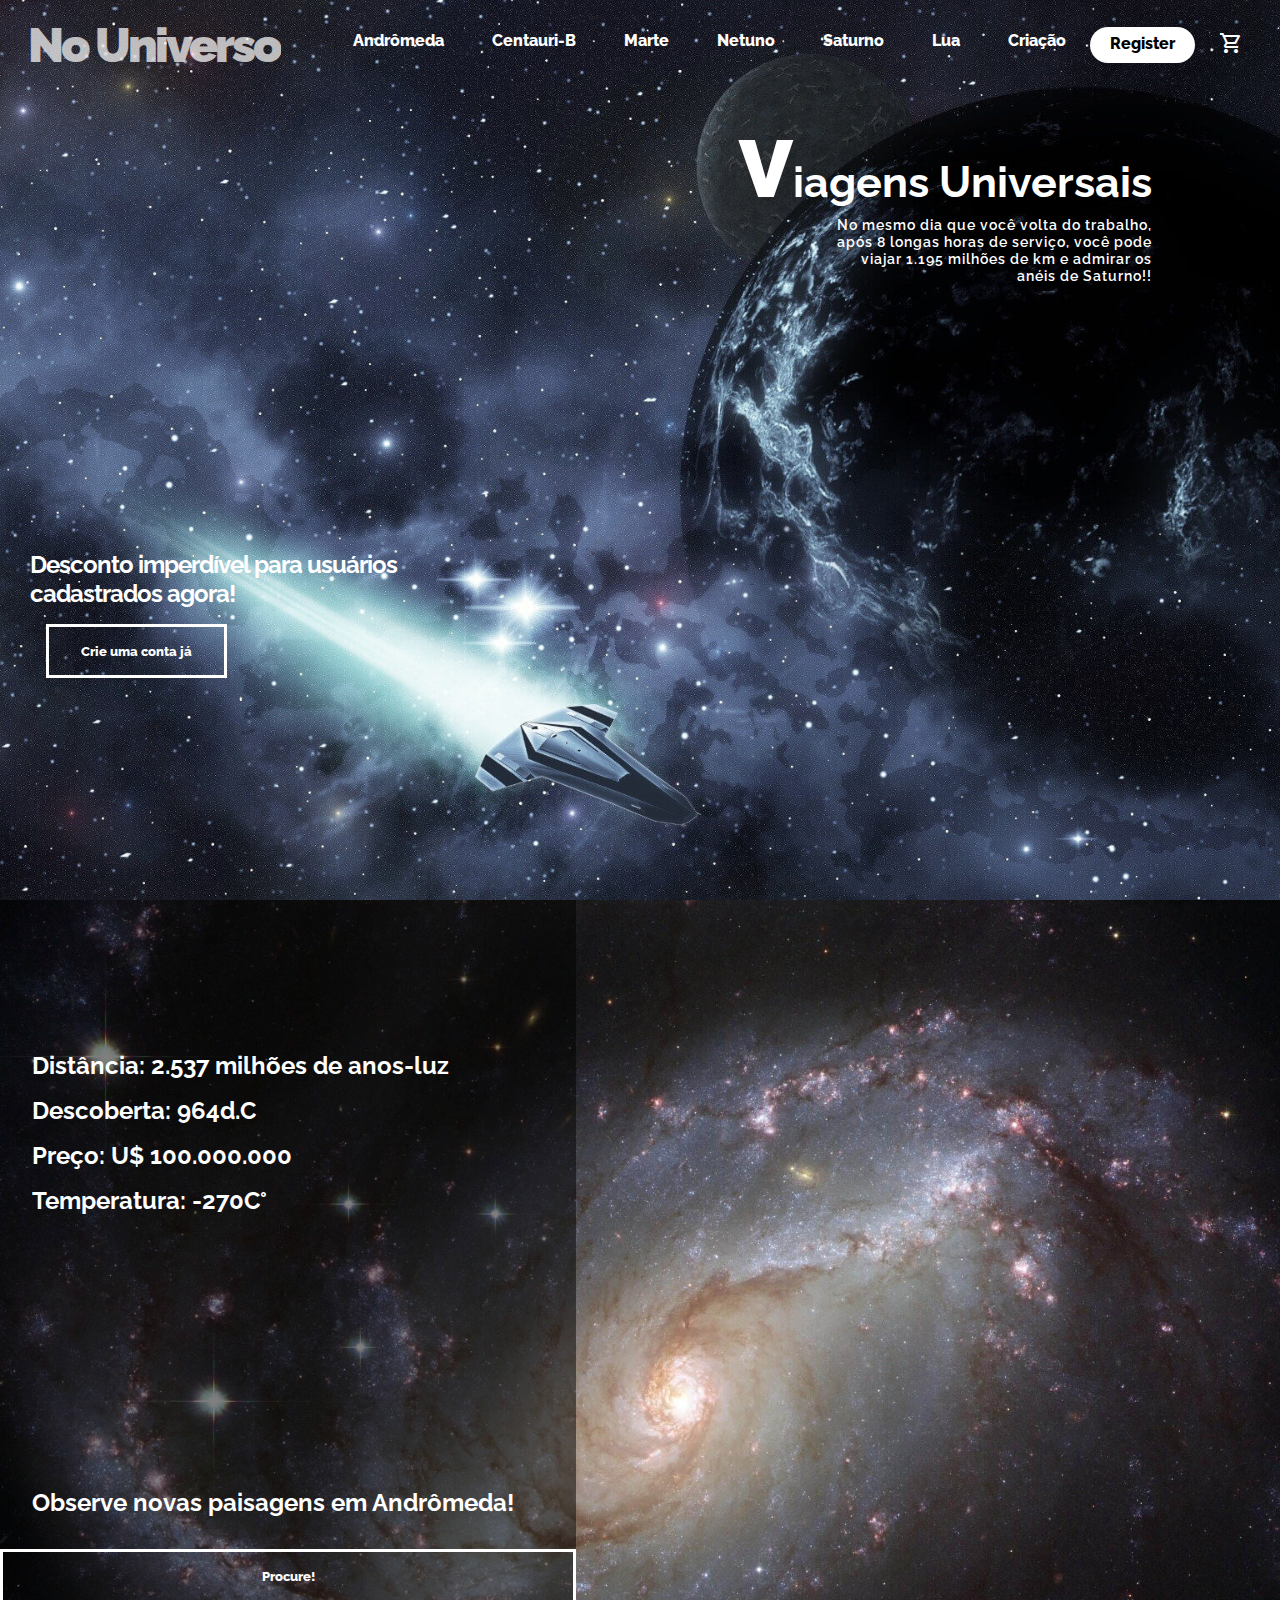
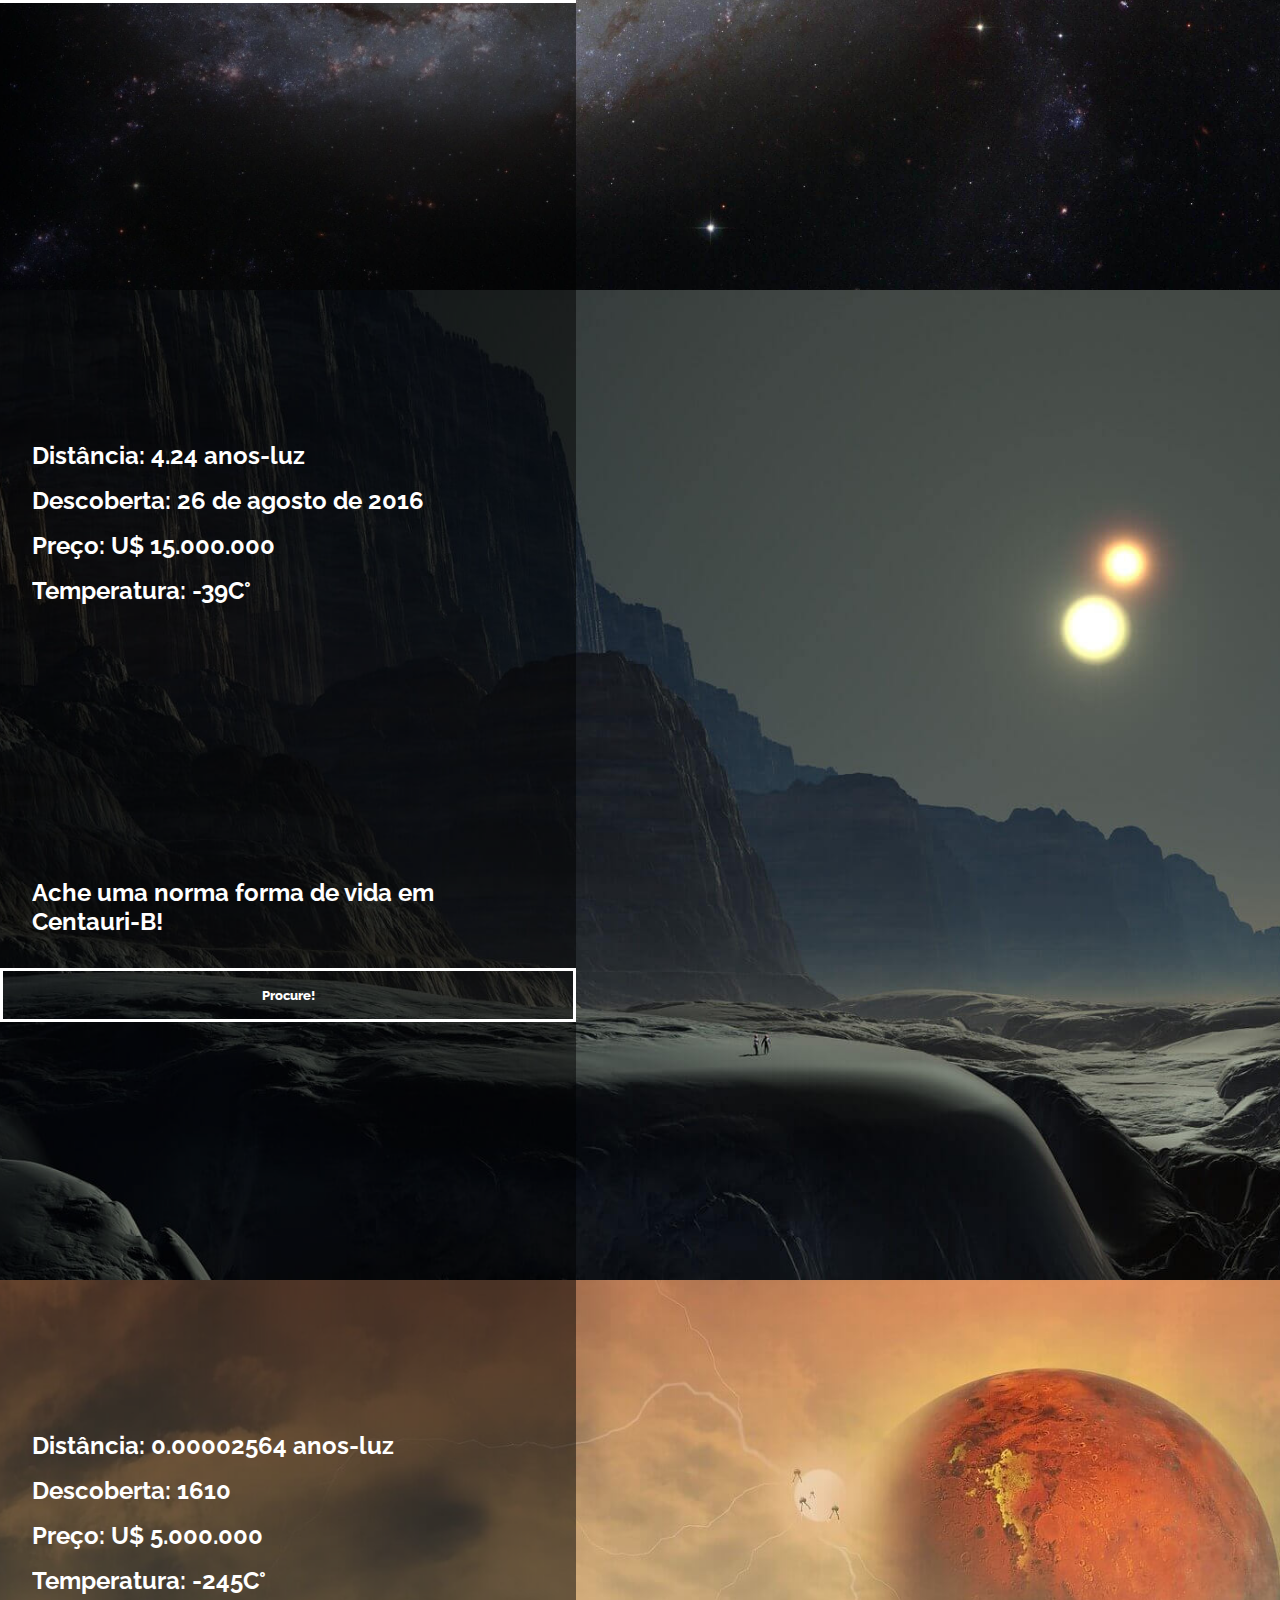
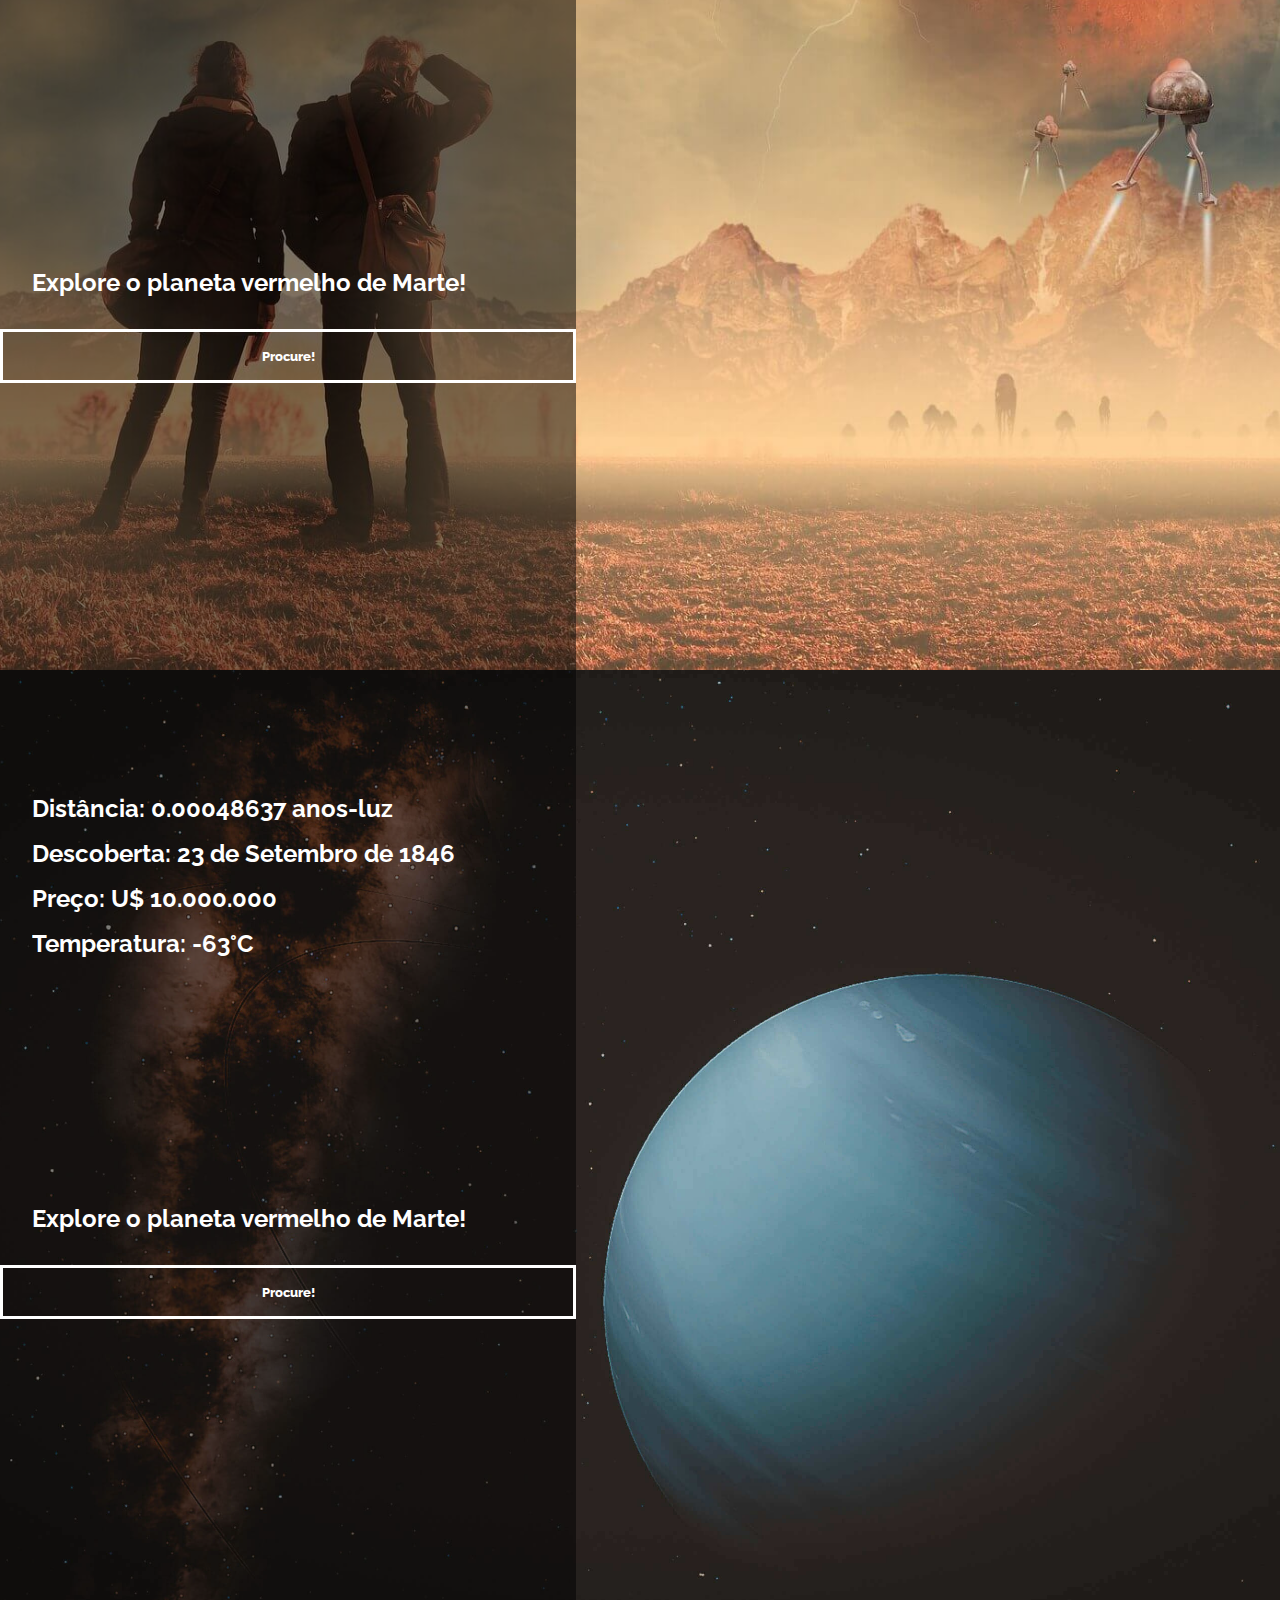
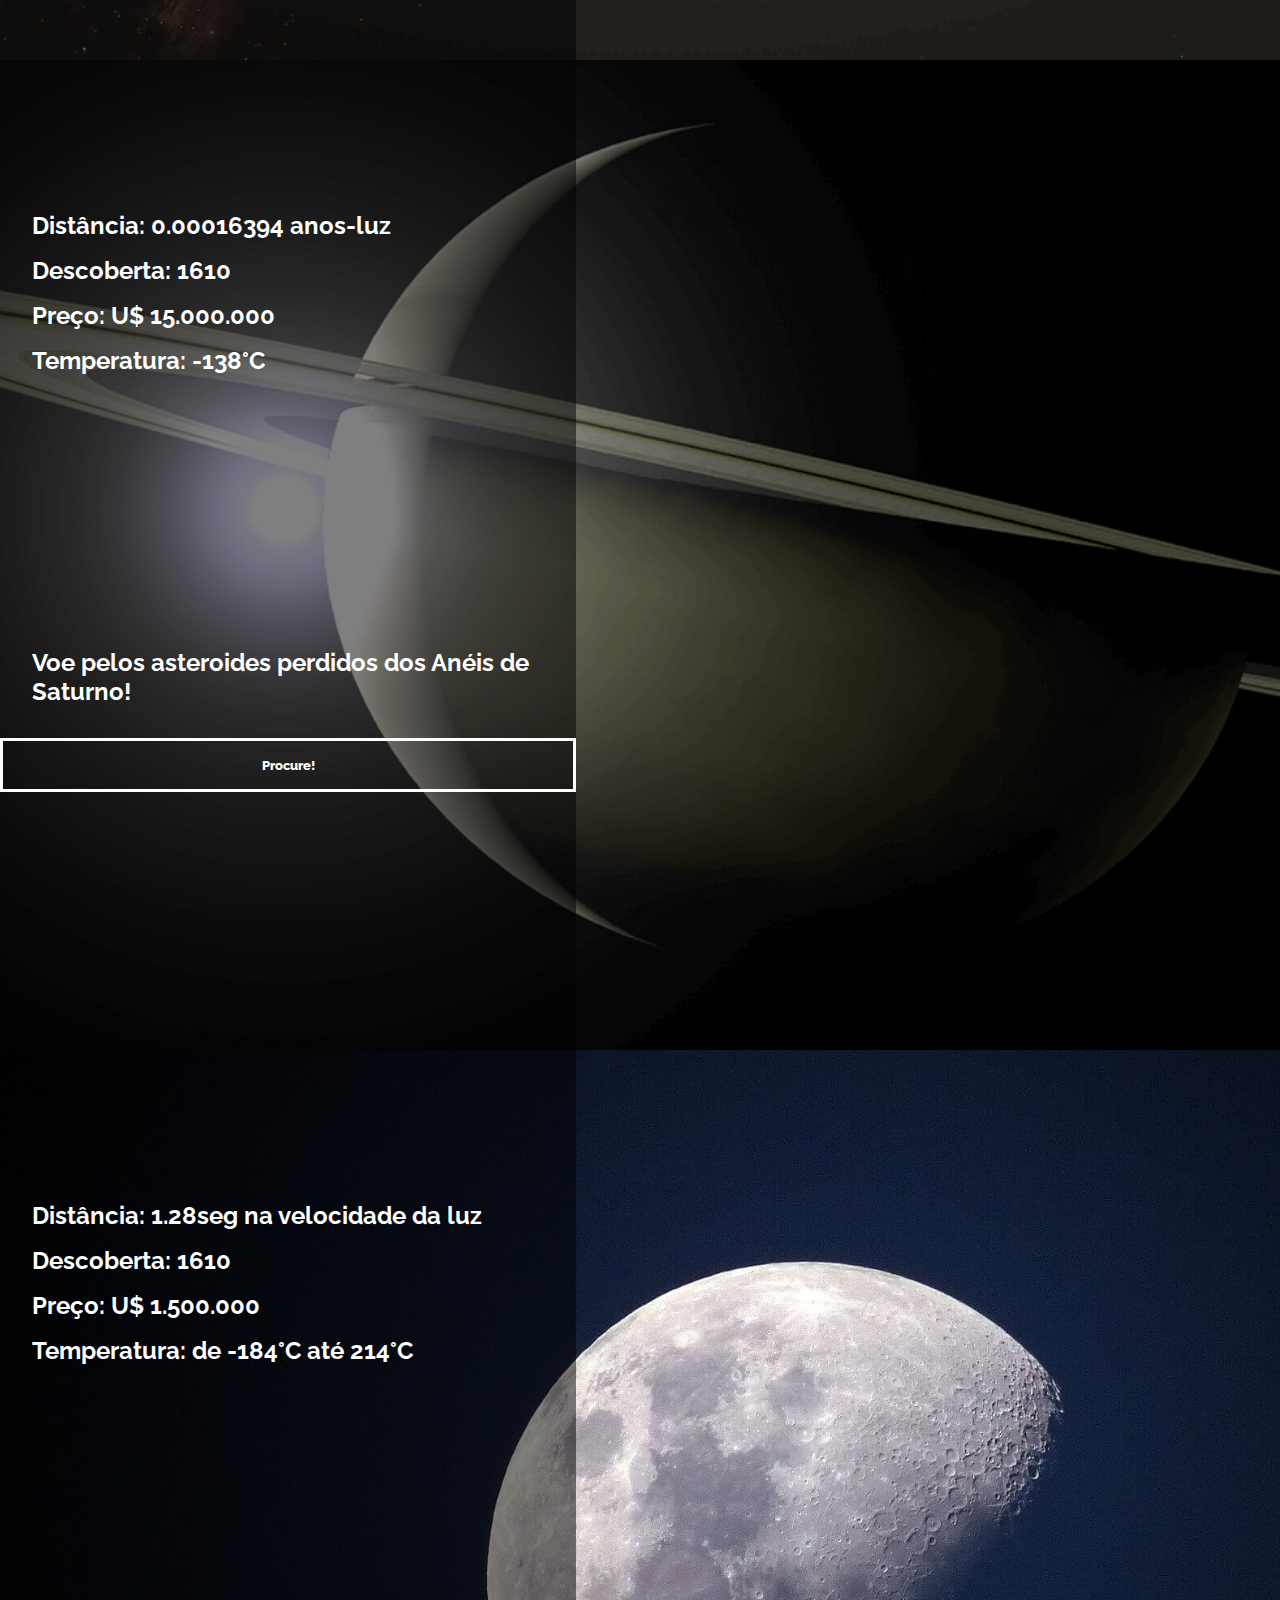
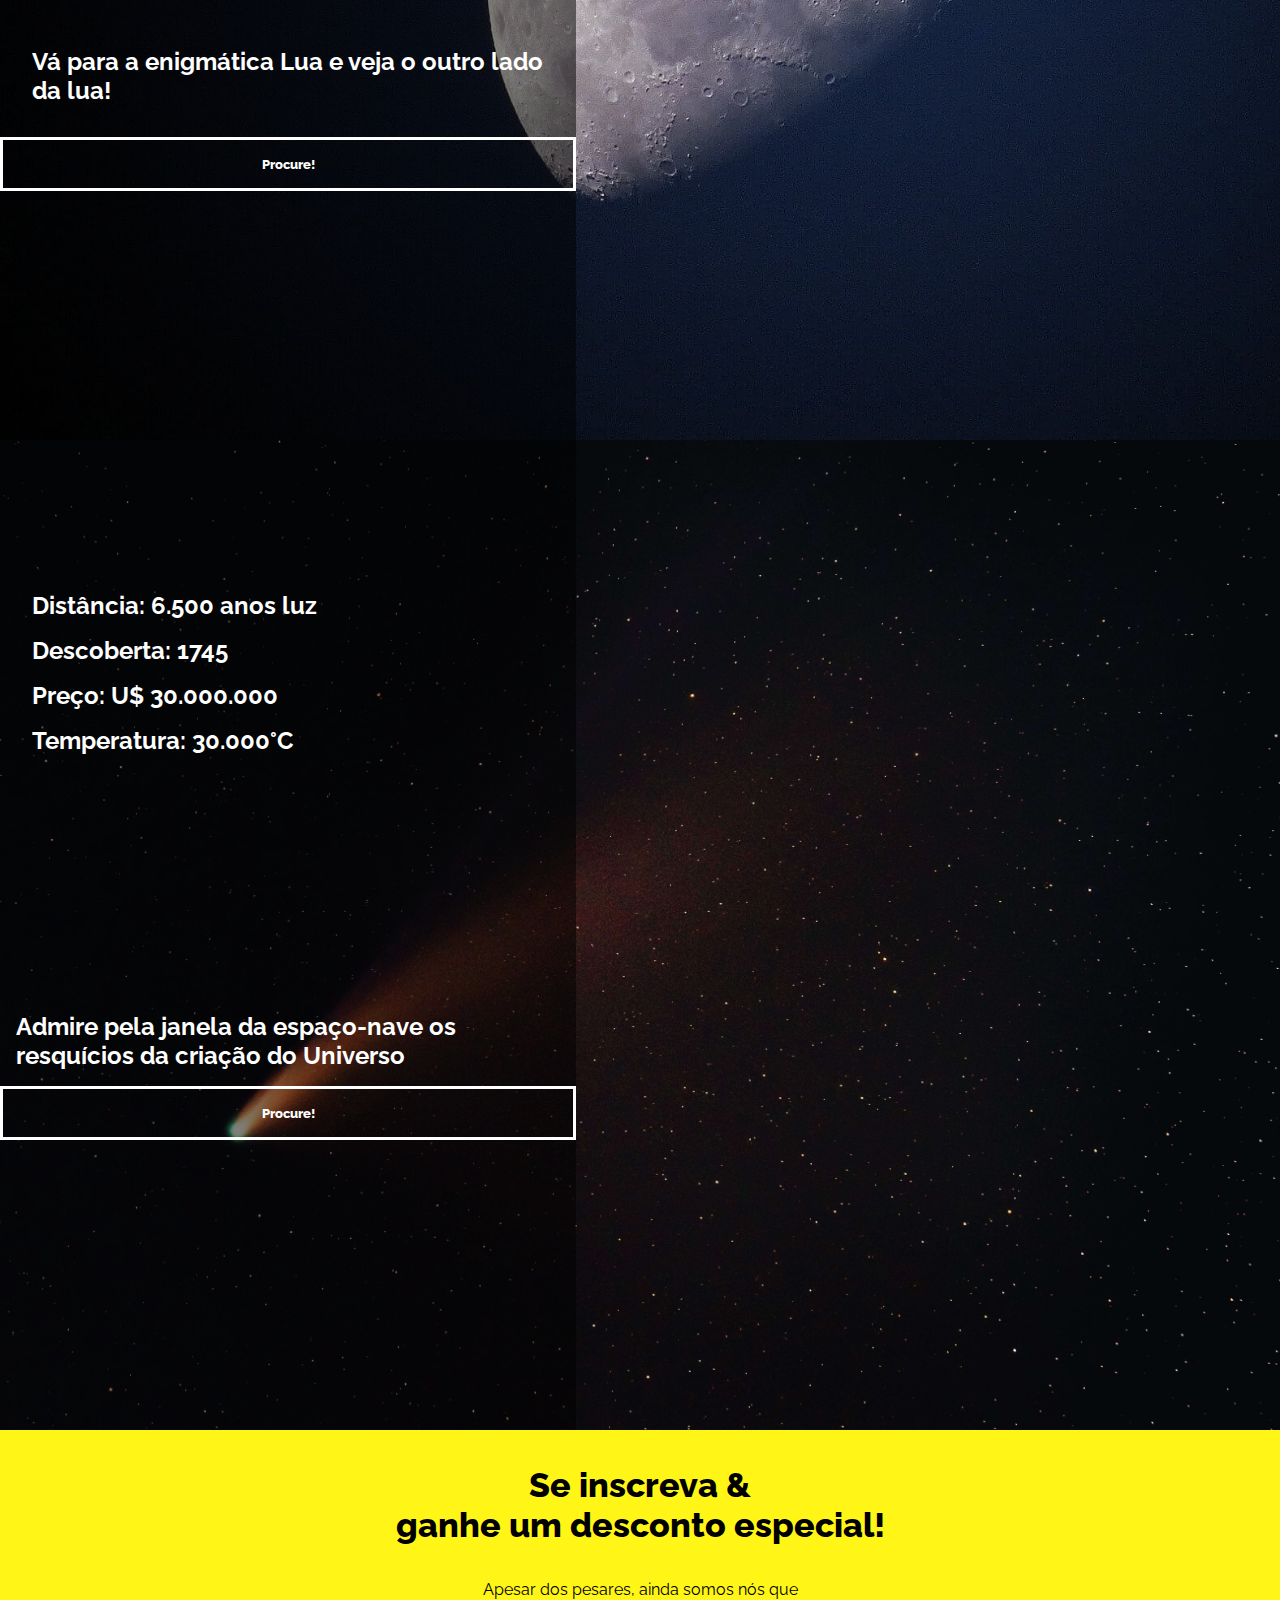
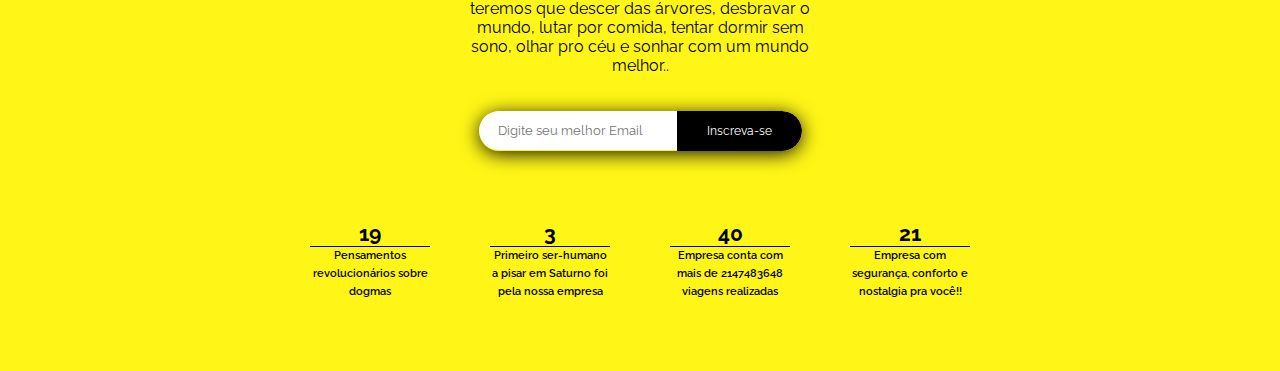
<file: index.html>
<!DOCTYPE html>
<html lang="pt-br">
<head>
    <meta charset="UTF-8">
    <meta http-equiv="X-UA-Compatible" content="IE=edge">
    <meta name="viewport" content="width=device-width, initial-scale=1.0">
    <!-- google-fonts -->
    <link rel="preconnect" href="https://fonts.googleapis.com">
    <link rel="preconnect" href="https://fonts.gstatic.com" crossorigin>
    <link href="https://fonts.googleapis.com/css2?family=Raleway:wght@100;200;300;400;500;600;700;800;900&display=swap" rel="stylesheet">
    <!-- google icon -->
    <link rel="shortcut icon" href="./assets/img/galaxy.png" type="image/x-icon">
    <link rel="stylesheet" href="https://fonts.googleapis.com/css2?family=Material+Symbols+Outlined:opsz,wght,FILL,GRAD@48,400,0,0" />
    <!-- js link -->
    <script src="./js/index.js"defer></script>
     <!-- css link -->
    <link rel="stylesheet" href="/assets/css/index.css">
    <!-- css responsivo -->
    <link rel="stylesheet" href="/assets/css/index_responsivo.css">
    <title>Pelo Universo</title>
</head>
<body>
    <header>
        <nav>
            <span class="material-symbols-outlined menu">menu</span>
            <a href="/index.html"><h3>No Universo</h3></a>
            <ul>
                <li class="planetas"><a href="/andromeda.html">Andrômeda</a></li>              
                <li class="planetas"><a href="/centauri-b.html">Centauri-B</a></li>              
                <li class="planetas"><a href="/marte.html">Marte</a></li>              
                <li class="planetas"><a href="/netuno.html">Netuno</a></li>              
                <li class="planetas"><a href="/saturno.html">Saturno</a></li>              
                <li class="planetas"><a href="/lua.html">Lua</a></li>              
                <li class="planetas"><a href="/pilar-da-criação.html">Criação</a></li>              
                <li class="sol"><a href="/register.html">Register</a></li>
                <li class="sol"><a href="/carrinho.html"><span class="material-symbols-outlined car">shopping_cart</span></a></li>
            </ul>
        </nav>
        <div class="side-bar">
            <span class="material-symbols-outlined close">close</span>
            <ul>
                <li class="side-bar-link"><a href="/andromeda.html">Andrômeda</a></li>              
                <li class="side-bar-link"><a href="/centauri-b.html">Centauri-B</a></li>              
                <li class="side-bar-link"><a href="/marte.html">Marte</a></li>              
                <li class="side-bar-link"><a href="/netuno.html">Netuno</a></li>              
                <li class="side-bar-link"><a href="/saturno.html">Saturno</a></li>              
                <li class="side-bar-link"><a href="/lua.html">Lua</a></li>              
                <li class="side-bar-link"><a href="/pilar-da-criação.html">Criação</a></li>              
                <li class="side-bar-link side-bar-link-none"><a href="/register.html">Register</a></li>
                <li class="side-bar-link side-bar-link-none"><a href="/carrinho.html"><span class="material-symbols-outlined car">shopping_cart</span></a></li>
            </ul>
        </div>
        <div class="cont-header">
            <div class="cont-header-box">
                <h1>Viagens Universais</h1>
                <div class="cont-header-box-text">
                    <p>No mesmo dia que você volta do trabalho, após 8 longas horas de serviço, você pode viajar 1.195 milhões de km e admirar os anéis de Saturno!!</p>
                </div>
            </div>
        </div>
        <div class="cont-header-desconto">
            <h2>Desconto imperdível para usuários cadastrados agora!</h2>
            <button><a href="/register.html">Crie uma conta já</a></button>
        </div>
    </header>

    <main>
        <div class="andromeda">
            <div class="andromeda-desconto">
                <div class="andromeda-desconto-info-basica">
                    <h2>Distância: 2.537 milhões de anos-luz</h2>
                    <h2>Descoberta: 964d.C</h2>
                    <h2>Preço: U$ 100.000.000</h2>
                    <h2>Temperatura: -270C°</h2>
                </div>
                <div class="andromeda-desconto-cont">
                    <h2 class="info-travel">Observe novas paisagens em Andrômeda!</h2>
                    <button><a href="/andromeda.html">Procure!</a></button>
                </div>
            </div>
        </div>
        <div class="centauri">
            <div class="centauri-desconto">
                <div class="centauri-desconto-info-basica">
                    <h2>Distância: 4.24 anos-luz</h2>
                    <h2>Descoberta: 26 de agosto de 2016</h2>
                    <h2>Preço: U$ 15.000.000</h2>
                    <h2>Temperatura: -39C°</h2>
                </div>
                <div class="centauri-desconto-cont">
                    <h2 class="info-travel">Ache uma norma forma de vida em Centauri-B!</h2>
                    <button><a href="/centauri-b.html">Procure!</a></button>
                </div>
            </div>
       </div>
       <div class="marte">
            <div class="marte-desconto">
                <div class="marte-desconto-info-basica">
                    <h2>Distância: 0.00002564 anos-luz</h2>
                    <h2>Descoberta: 1610</h2>
                    <h2>Preço: U$ 5.000.000</h2>
                    <h2>Temperatura: -245C°</h2>
                </div>
                <div class="marte-desconto-cont">
                    <h2 class="info-travel">Explore o planeta vermelho de Marte!</h2>
                    <button><a href="/marte.html">Procure!</a></button>
                </div>
            </div>
        </div>
        <div class="netuno">
            <div class="netuno-desconto">
                <div class="netuno-desconto-info-basica">
                    <h2>Distância: 0.00048637 anos-luz</h2>
                    <h2>Descoberta: 23 de Setembro de 1846</h2>
                    <h2>Preço: U$ 10.000.000</h2>
                    <h2>Temperatura: -63°C</h2>
                </div>
                <div class="netuno-desconto-cont">
                    <h2 class="info-travel">Explore o planeta vermelho de Marte!</h2>
                    <button><a href="/netuno.html">Procure!</a></button>
                </div>
            </div>
        </div>
        <div class="saturno">
            <div class="saturno-desconto">
                <div class="saturno-desconto-info-basica">
                    <h2>Distância: 0.00016394 anos-luz</h2>
                    <h2>Descoberta: 1610</h2>
                    <h2>Preço: U$ 15.000.000</h2>
                    <h2>Temperatura: -138°C</h2>
                </div>
                <div class="saturno-desconto-cont">
                    <h2 class="info-travel">Voe pelos asteroides perdidos dos Anéis de Saturno!</h2>
                    <button><a href="/saturno.html">Procure!</a></button>
                </div>
            </div>    
        </div>
        <div class="lua">
            <div class="lua-desconto">
                <div class="lua-desconto-info-basica">
                    <h2>Distância: 1.28seg na velocidade da luz</h2>
                    <h2>Descoberta: 1610</h2>
                    <h2>Preço: U$ 1.500.000</h2>
                    <h2>Temperatura: de -184°C até 214°C</h2>
                </div>
                <div class="lua-desconto-cont">
                    <h2 class="info-travel">Vá para a enigmática Lua e veja o outro lado da lua!</h2>
                    <button><a href="/lua.html">Procure!</a></button>
                </div>
            </div>    
        </div>
        <div class="criacao">
            <div class="criacao-desconto">
                <div class="criacao-desconto-info-basica">
                    <h2>Distância: 6.500 anos luz</h2>
                    <h2>Descoberta: 1745</h2>
                    <h2>Preço: U$ 30.000.000</h2>
                    <h2>Temperatura: 30.000°C</h2>
                </div>
                <div class="criacao-desconto-cont">
                    <h2 class="info-travel">Admire pela janela da espaço-nave os resquícios da criação do Universo</h2>
                    <button><a href="/pilar-da-criação.html">Procure!</a></button>
                </div>
            </div>    
        </div>
    </main>
    
    <footer>
        <h2>Se inscreva & <br> ganhe um desconto especial!</h2>
        <p>Apesar dos pesares, ainda somos nós que teremos que descer das árvores, desbravar o mundo, lutar por comida, tentar dormir sem sono, olhar pro céu e sonhar com um mundo melhor..</p>
        <div class="input">
            <input type="email" placeholder="Digite seu melhor Email"><button type="submit">Inscreva-se</button>
        </div>
        <ul>
            <li>19<h6>Pensamentos revolucionários sobre dogmas</h6></li>
            <li>3<h6>Primeiro ser-humano a pisar em Saturno foi pela nossa empresa</h6></li>
            <li>40<h6>Empresa conta com mais de 2147483648 viagens realizadas</h6></li>
            <li>21<h6>Empresa com segurança, conforto e nostalgia pra você!!</h6></li>
        </ul>
    </footer>

</body>
</html>
<body>
</file>
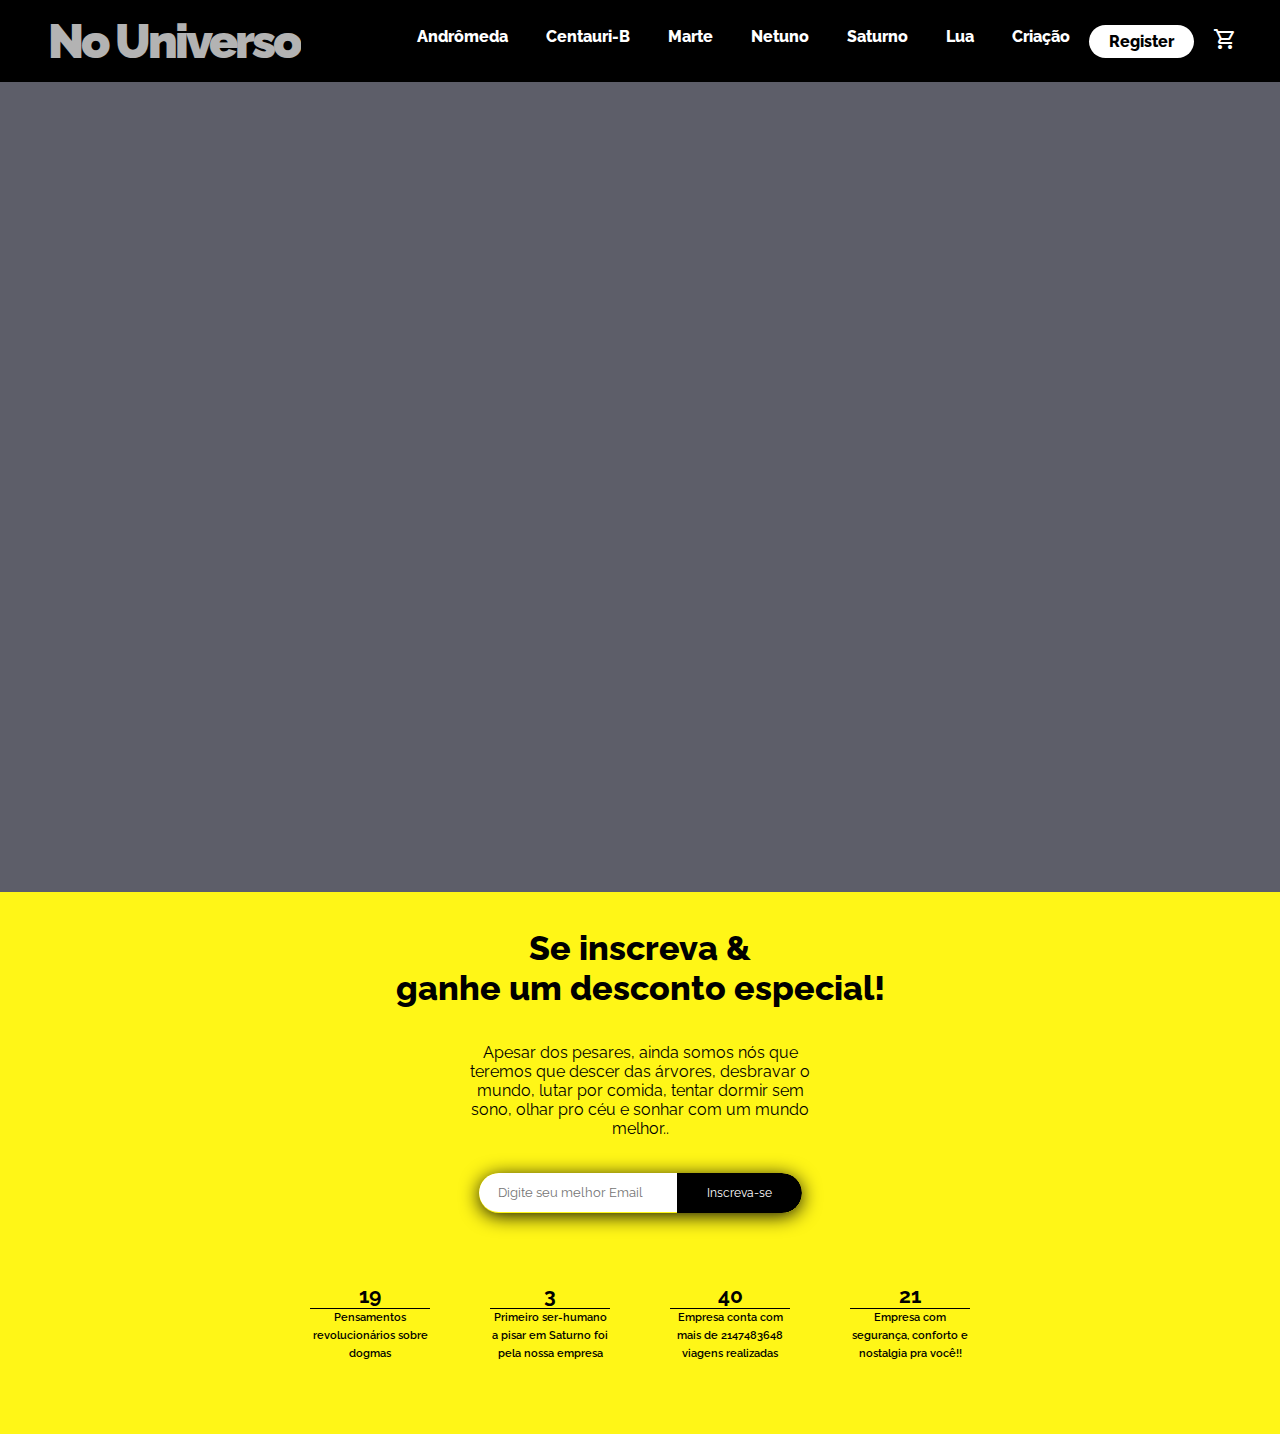
<file: carrinho.html>
<!DOCTYPE html>
<html lang="pt-br">
<head>
    <meta charset="UTF-8">
    <meta http-equiv="X-UA-Compatible" content="IE=edge">
    <meta name="viewport" content="width=device-width, initial-scale=1.0">
    <!-- google-fonts -->
    <link rel="preconnect" href="https://fonts.googleapis.com">
    <link rel="preconnect" href="https://fonts.gstatic.com" crossorigin>
    <link href="https://fonts.googleapis.com/css2?family=Raleway:wght@100;200;300;400;500;600;700;800;900&display=swap" rel="stylesheet">
    <!-- google icon -->
    <link rel="shortcut icon" href="./assets/img/galaxy.png" type="image/x-icon">
    <link rel="stylesheet" href="https://fonts.googleapis.com/css2?family=Material+Symbols+Outlined:opsz,wght,FILL,GRAD@48,400,0,0" />
    <!-- css link -->
    <link rel="stylesheet" href="/assets/css/register.css">
    <!-- css responsivo -->
    <link rel="stylesheet" href="/assets/css/register_responsivo.css">
    <title>Pelo Universo</title>
</head>
<body>
    <header>
        <nav>
            <a href="/index.html"><h3>No Universo</h3></a>
            <ul>
                <li><a href="/andromeda.html">Andrômeda</a></li>              
                <li><a href="/centauri-b.html">Centauri-B</a></li>              
                <li><a href="/marte.html">Marte</a></li>              
                <li><a href="/netuno.html">Netuno</a></li>              
                <li><a href="/saturno.html">Saturno</a></li>              
                <li><a href="/lua.html">Lua</a></li>              
                <li><a href="/pilar-da-criação.html">Criação</a></li>              
                <li><a href="/register.html">Register</a></li>
                <li><a href="/carrinho.html"><span class="material-symbols-outlined car">shopping_cart</span></a></li>
            </ul>
        </nav>
    </header>
    <main>
    </main>
    <footer>
        <h2>Se inscreva & <br> ganhe um desconto especial!</h2>
        <p>Apesar dos pesares, ainda somos nós que teremos que descer das árvores, desbravar o mundo, lutar por comida, tentar dormir sem sono, olhar pro céu e sonhar com um mundo melhor..</p>
        <div class="input">
            <input type="email" placeholder="Digite seu melhor Email"><button type="submit">Inscreva-se</button>
        </div>
        <ul>
            <li>19<h6>Pensamentos revolucionários sobre dogmas</h6></li>
            <li>3<h6>Primeiro ser-humano a pisar em Saturno foi pela nossa empresa</h6></li>
            <li>40<h6>Empresa conta com mais de 2147483648 viagens realizadas</h6></li>
            <li>21<h6>Empresa com segurança, conforto e nostalgia pra você!!</h6></li>
        </ul>
    </footer>
</body>
</html>
<body>
</file>
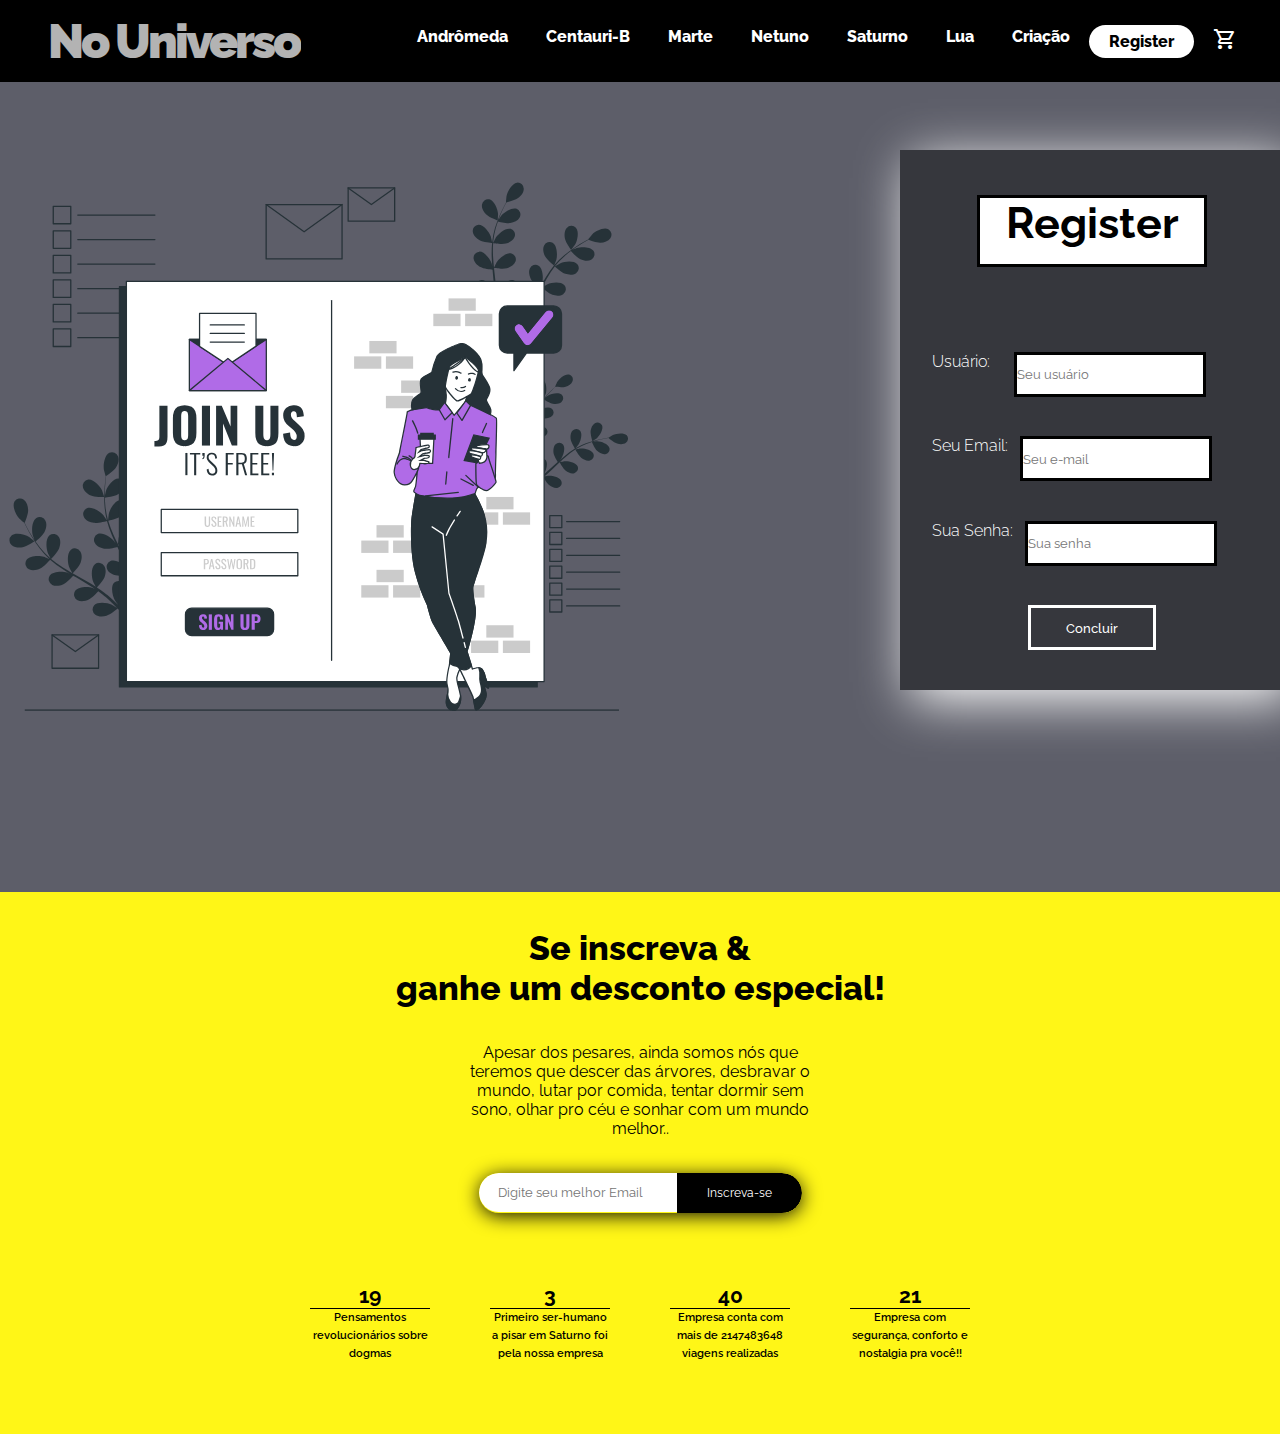
<file: register.html>
<!DOCTYPE html>
<html lang="pt-br">
<head>
    <meta charset="UTF-8">
    <meta http-equiv="X-UA-Compatible" content="IE=edge">
    <meta name="viewport" content="width=device-width, initial-scale=1.0">
    <!-- google-fonts -->
    <link rel="preconnect" href="https://fonts.googleapis.com">
    <link rel="preconnect" href="https://fonts.gstatic.com" crossorigin>
    <link href="https://fonts.googleapis.com/css2?family=Raleway:wght@100;200;300;400;500;600;700;800;900&display=swap" rel="stylesheet">
    <!-- google icon -->
    <link rel="shortcut icon" href="./assets/img/galaxy.png" type="image/x-icon">
    <link rel="stylesheet" href="https://fonts.googleapis.com/css2?family=Material+Symbols+Outlined:opsz,wght,FILL,GRAD@48,400,0,0" />
    <!-- css link -->
    <link rel="stylesheet" href="/assets/css/register.css">
    <!-- css responsivo -->
    <link rel="stylesheet" href="/assets/css/register_responsivo.css">
    <title>Pelo Universo</title>
</head>
<body>
    <header>
        <nav>
            <a href="/index.html"><h3>No Universo</h3></a>
            <ul>
                <li><a href="/andromeda.html">Andrômeda</a></li>              
                <li><a href="/centauri-b.html">Centauri-B</a></li>              
                <li><a href="/marte.html">Marte</a></li>              
                <li><a href="/netuno.html">Netuno</a></li>              
                <li><a href="/saturno.html">Saturno</a></li>              
                <li><a href="/lua.html">Lua</a></li>              
                <li><a href="/pilar-da-criação.html">Criação</a></li>              
                <li><a href="/register.html">Register</a></li>
                <li><a href="/carrinho.html"><span class="material-symbols-outlined car">shopping_cart</span></a></li>
            </ul>
        </nav>
    </header>
    <main>
        <img id="img-sign-up" src="/assets/img/signup.svg" alt="Login">
        <form class="form">
            <div class="container">
                <div class="register">
                    <div class="cont">
                        <h6>Register</h6>
                    </div>
                    <label for="username">Usuário: &nbsp;&nbsp;&nbsp;&nbsp;&nbsp;</label>
                    <input type="text" id="username" placeholder="Seu usuário"><br>
                    <label for="email">Seu Email: &nbsp;&nbsp;</label>
                    <input type="email" id="email" placeholder="Seu e-mail"><br>
                    <label for="senha">Sua Senha: &nbsp;&nbsp;</label>
                    <input type="password" id="senha" placeholder="Sua senha"><br>
                    <button>Concluir</button>
                </div>
            </div>
        </form>
    </main>
    <footer>
        <h2>Se inscreva & <br> ganhe um desconto especial!</h2>
        <p>Apesar dos pesares, ainda somos nós que teremos que descer das árvores, desbravar o mundo, lutar por comida, tentar dormir sem sono, olhar pro céu e sonhar com um mundo melhor..</p>
        <div class="input">
            <input type="email" placeholder="Digite seu melhor Email"><button type="submit">Inscreva-se</button>
        </div>
        <ul>
            <li>19<h6>Pensamentos revolucionários sobre dogmas</h6></li>
            <li>3<h6>Primeiro ser-humano a pisar em Saturno foi pela nossa empresa</h6></li>
            <li>40<h6>Empresa conta com mais de 2147483648 viagens realizadas</h6></li>
            <li>21<h6>Empresa com segurança, conforto e nostalgia pra você!!</h6></li>
        </ul>
    </footer>
</body>
</html>
<body>
</file>
<file: assets/css/index.css>
:root{
    --trans: .3s ease-in-out;
}
*{
    margin: 0;
    padding: 0;
    box-sizing: border-box;
    font-family:'Raleway', sans-serif;
    overflow-x: hidden;
    text-decoration: none;
    list-style: none;
}
body{
    background-color: #e1f4f3;
}

/* header */

header{
    width: 100vw;
    height: 100vh;
    margin: auto;
    background:url("/assets/img/spacey.jpg")no-repeat center/cover;
    overflow-y: hidden;
}

/* nav */


header nav a h3{
    letter-spacing: -3px;
    font-size: 3rem;
    font-weight: 1000;
    color: #fff;
    padding: 2px;
    opacity: 0.7;
}
header nav a h3:hover{
    opacity: 1;
    transition: var(--trans);
}
header span{
    color: #fff;
}
header nav{
    width: 100%;
    height: 10%;
    margin: auto;
    display: flex;
    align-items: center;
    justify-content: space-between;
    margin-left: 2%;
}
header nav ul{
    list-style: none;
    display: flex;
    margin-right: 3%;
}
header nav ul li{
    padding:4px 20px;
}
header nav ul li a{
    
    color: #fff;
    font-size: 1rem;
    transition: .3s linear;
    position: relative;
    padding: 4px;
    font-weight:800;
}
header nav ul li a::before{
    content:"";
    position: absolute;
    width: 0;
    height: 0.2rem;
    top: 0;
    left: 0;    
    margin-top: 25px;
    background-color: #fff;
    transition: var(--trans);
}
header nav ul li a:hover::before{
    width: 100%;
}
header nav ul li:nth-last-child(2) a{
    color: #000;
}
header nav ul li:nth-last-child(2){
    background-color: #fff;
    border-radius: 1.3rem;
    padding:7px 1rem;
    font-weight: 600;
}
header nav ul li:nth-last-child(2):hover a{
    color:#fff ;
}
header nav ul li:nth-last-child(2):hover{
    background-color:#000 ;
    cursor: pointer;
    transition: var(--trans);
}
header nav span{
    overflow-y: hidden;
}
.side-bar{
    position: absolute;
    background-color: #000;
    top: 0;
    left: -200vw;
    width: 30vw;
    height: 70vh;
    border: 2px solid #fff;
    transition: var(--trans);
    z-index: 1;
}
.side-bar-link{
    text-align: center;
    padding: 0.7rem 1rem;
    margin: 0.1rem;
    border: 2px solid #fff;
    width: 20vw;
}
.side-bar ul{
    display: flex;
    flex-direction: column;
}
.side-bar-link a{
    color: #fff;
    font-weight: 600;
}
.close{
    position: absolute;
    left: 26.5vw;
    top: 1vh;
    font-weight: 1000;
    color: #fff;
    border: 2px solid #fff;
}
.menu{
    display: none;
}
.side-bar-link-none{
    display: none;
}

/* content-header */

header .cont-header{
    width: 100%;
    height: 45%;
    cursor: default;
    top: 0;
}
header .cont-header-box{
    width: 50%;
    height: auto;
    margin-left: 40%;
    text-align: end;
}
header .cont-header-box-text{
    letter-spacing: 1px;
    margin-left: 50%;
    width: 50%;
}
header .cont-header h1{
    font-size: 2.7rem;
    animation: bounce-in-top 1.5s both;
    color: #fff;
    margin-top:2rem;
}
header .cont-header h1::first-letter{
    font-size: 5rem;
    font-weight: 1000;
}
header .cont-header p{
    font-size: 0.9rem;
    color: #fff;
    font-weight: 600;
    animation: bounce-in-top 1.5s both;
}
@keyframes bounce-in-top{
    0%{
        transform: translateY(-500px);
        animation-timing-function: ease-in;
        opacity: 0;
    }
    38%{
        transform: translateY(0);
        animation-timing-function: ease-out;
        opacity: 1;
    }
    55%{
        transform: translateY(-65px);
        animation-timing-function: ease-in;
    }
    72%{
        transform: translateY(0);
        animation-timing-function: ease-out;
    }
    81%{
        transform: translateY(-28px);
        animation-timing-function: ease-in;
    }
    90%{
        transform: translateY(0);
        animation-timing-function: ease-out;
    }
    95%{
        transform: translateY(-8px);
        animation-timing-function: ease-in;
    }
    100%{
        transform: translateY(0);
        animation-timing-function: ease-out;
    }
}
.cont-header-desconto{
    width: 30%;
    position: absolute;
    top: 550px;
    left: 30px;
    color: #fff;
    letter-spacing:-1px;
    cursor: default;
}
.cont-header-desconto button a{
    color: #fff;
}
.cont-header-desconto button{
    padding: 1rem 2rem;
    margin: 1rem;
    border: 3px solid #fff;
    background-color: transparent;
    color: #fff;
    font-weight: 800;
    cursor: pointer;
}
.cont-header-desconto button:hover{
    background-color: #fff;
    color: #000;
    transition: var(--trans);
    border: 3px solid #000;
}
.cont-header-desconto button:hover a{
    color: #000;
    transition: var(--trans);
}

/* main */

.criacao-desconto, .lua-desconto, .saturno-desconto, .netuno-desconto, .marte-desconto, .centauri-desconto, .andromeda-desconto{
    overflow-y: hidden;
}

/*  andromeda  */
.andromeda{
    width: 100vw;
    height: 110vh;
    margin: auto;
    background:url("/assets/img/andromeda.jpg")no-repeat center/cover;
    overflow-y: hidden;
    display: flex;
}
.andromeda-desconto{
    width: 45vw;
    background-color: rgba(0, 0, 0, 0.5);
}
.andromeda-desconto-info-basica h2{
    color: #fff;
    margin: 1rem;
}
.andromeda-desconto-info-basica{
    margin: 15vh 0.1rem 15vh 1rem;
}
.andromeda-desconto-cont{
    height: 40vh;
    margin-top:10vh ;
    padding-top: 10vh;
}
.andromeda-desconto-cont h2{
    color: #fff;
    margin:2rem;
}
.andromeda-desconto-cont a{
    color: #fff;
    margin:1rem;
    
}
.andromeda-desconto-cont button:hover a{
    color: #000;
    transition: var(--trans);
}
.andromeda-desconto-cont button{
    padding: 1rem 2rem;
    width: 100%;
    border: 3px solid #fff;
    background-color: transparent;
    color: #fff;
    font-weight: 800;
    cursor: pointer;
}
.andromeda-desconto-cont button:hover{
    background-color: #fff;
    transition: var(--trans);
    border: 3px solid #000;
}
/*  centauri-b  */
.centauri{
    width: 100vw;
    height: 110vh;
    margin: auto;
    background:url("/assets/img/centauri-b.jpg")no-repeat center/cover;
    overflow-y: hidden;
    display: flex;
}
.centauri-desconto{
    width: 45vw;
    background-color: rgba(0, 0, 0, 0.5);
}
.centauri-desconto-info-basica h2{
    color: #fff;
    margin: 1rem;
}
.centauri-desconto-info-basica{
    margin: 15vh 0.1rem 15vh 1rem;
}
.centauri-desconto-cont{
    height: 40vh;
    margin-top:10vh ;
    padding-top: 10vh;
}
.centauri-desconto-cont h2{
    color: #fff;
    margin:2rem;
}
.centauri-desconto-cont a{
    color: #fff;
    margin:1rem;
    
}
.centauri-desconto-cont button:hover a{
    color: #000;
    transition: var(--trans);
}
.centauri-desconto-cont button{
    padding: 1rem 2rem;
    width: 100%;
    border: 3px solid #fff;
    background-color: transparent;
    color: #fff;
    font-weight: 800;
    cursor: pointer;
}
.centauri-desconto-cont button:hover{
    background-color: #fff;
    transition: var(--trans);
    border: 3px solid #000;
}
/*  marte  */
.marte{
    width: 100vw;
    height: 110vh;
    margin: auto;
    background:url("/assets/img/marte2.jpg")no-repeat center/cover;
    overflow-y: hidden;
    display: flex;
}
.marte-desconto{
    width: 45vw;
    background-color: rgba(0, 0, 0, 0.5);
}
.marte-desconto-info-basica h2{
    color: #fff;
    margin: 1rem;
}
.marte-desconto-info-basica{
    margin: 15vh 0.1rem 15vh 1rem;
}
.marte-desconto-cont{
    height: 40vh;
    margin-top:10vh ;
    padding-top: 10vh;
}
.marte-desconto-cont h2{
    color: #fff;
    margin:2rem;
}
.marte-desconto-cont a{
    color: #fff;
    margin:1rem;
    
}
.marte-desconto-cont button:hover a{
    color: #000;
    transition: var(--trans);
}
.marte-desconto-cont button{
    padding: 1rem 2rem;
    width: 100%;
    border: 3px solid #fff;
    background-color: transparent;
    color: #fff;
    font-weight: 800;
    cursor: pointer;
}
.marte-desconto-cont button:hover{
    background-color: #fff;
    transition: var(--trans);
    border: 3px solid #000;
}
/*  netuno  */
.netuno{
    width: 100vw;
    height: 110vh;
    margin: auto;
    background:url("/assets/img/netuno.jpg")no-repeat center/cover;
    overflow-y: hidden;
    display: flex;
}
.netuno-desconto{
    width: 45vw;
    background-color: rgba(0, 0, 0, 0.5);
}
.netuno-desconto-info-basica h2{
    color: #fff;
    margin: 1rem;
}
.netuno-desconto-info-basica{
    margin: 12vh 0.1rem 12vh 1rem;
}
.netuno-desconto-cont{
    height: 40vh;
    margin-top:10vh ;
    padding-top: 10vh;
}
.netuno-desconto-cont h2{
    color: #fff;
    margin:2rem;
}
.netuno-desconto-cont a{
    color: #fff;
    margin:1rem;
    
}
.netuno-desconto-cont button:hover a{
    color: #000;
    transition: var(--trans);
}
.netuno-desconto-cont button{
    padding: 1rem 2rem;
    width: 100%;
    border: 3px solid #fff;
    background-color: transparent;
    color: #fff;
    font-weight: 800;
    cursor: pointer;
}
.netuno-desconto-cont button:hover{
    background-color: #fff;
    transition: var(--trans);
    border: 3px solid #000;
}
/*  saturno  */
.saturno{
    width: 100vw;
    height: 110vh;
    margin: auto;
    background:url("/assets/img/saturno.png")no-repeat center/cover;
    overflow-y: hidden;
    display: flex;
}
.saturno-desconto{
    width: 45vw;
    background-color: rgba(0, 0, 0, 0.5);
}
.saturno-desconto-info-basica h2{
    color: #fff;
    margin: 1rem;
}
.saturno-desconto-info-basica{
    margin: 15vh 0.1rem 15vh 1rem;
}
.saturno-desconto-cont{
    height: 40vh;
    margin-top:10vh ;
    padding-top: 10vh;
}
.saturno-desconto-cont h2{
    color: #fff;
    margin:2rem;
}
.saturno-desconto-cont a{
    color: #fff;
    margin:1rem;
    
}
.saturno-desconto-cont button:hover a{
    color: #000;
    transition: var(--trans);
}
.saturno-desconto-cont button{
    padding: 1rem 2rem;
    width: 100%;
    border: 3px solid #fff;
    background-color: transparent;
    color: #fff;
    font-weight: 800;
    cursor: pointer;
}
.saturno-desconto-cont button:hover{
    background-color: #fff;
    transition: var(--trans);
    border: 3px solid #000;
}
/*  lua  */
.lua{
    width: 100vw;
    height: 110vh;
    margin: auto;
    background:url("/assets/img/lua.jpg")no-repeat center/cover;
    overflow-y: hidden;
    display: flex;
}
.lua-desconto{
    width: 45vw;
    background-color: rgba(0, 0, 0, 0.5);
}
.lua-desconto-info-basica h2{
    color: #fff;
    margin: 1rem;
}
.lua-desconto-info-basica{
    margin: 15vh 0.1rem 15vh 1rem;
}
.lua-desconto-cont{
    height: 40vh;
    margin-top:10vh ;
    padding-top: 11vh;
}
.lua-desconto-cont h2{
    color: #fff;
    margin:2rem;
}
.lua-desconto-cont a{
    color: #fff;
    margin:1rem;
    
}
.lua-desconto-cont button:hover a{
    color: #000;
    transition: var(--trans);
}
.lua-desconto-cont button{
    padding: 1rem 2rem;
    width: 100%;
    border: 3px solid #fff;
    background-color: transparent;
    color: #fff;
    font-weight: 800;
    cursor: pointer;
}
.lua-desconto-cont button:hover{
    background-color: #fff;
    transition: var(--trans);
    border: 3px solid #000;
}

/*  criacao  */
.criacao{
    width: 100vw;
    height: 110vh;
    margin: auto;
    background:url("/assets/img/criacao2.jpg")no-repeat center/cover;
    overflow-y: hidden;
    display: flex;
}
.criacao-desconto{
    width: 45vw;
    background-color: rgba(0, 0, 0, 0.5);
}
.criacao-desconto-info-basica h2{
    color: #fff;
    margin: 1rem;
}
.criacao-desconto-info-basica{
    margin: 15vh 0.1rem 15vh 1rem;
}
.criacao-desconto-cont{
    height: 40vh;
    margin-top:10vh ;
    padding-top: 10vh;
}
.criacao-desconto-cont h2{
    color: #fff;
    margin:1rem;
}
.criacao-desconto-cont a{
    color: #fff;
    margin:1rem;
    
}
.criacao-desconto-cont button:hover a{
    color: #000;
    transition: var(--trans);
}
.criacao-desconto-cont button{
    padding: 1rem 2rem;
    width: 100%;
    border: 3px solid #fff;
    background-color: transparent;
    color: #fff;
    font-weight: 800;
    cursor: pointer;
}
.criacao-desconto-cont button:hover{
    background-color: #fff;
    transition: var(--trans);
    border: 3px solid #000;
}

/* footer */

footer{
    width: 100%;
    height: auto;
    background:#fff617;
    display: flex;
    flex-direction: column;
    align-items: center;
    justify-content: center;
}
footer h2{
    text-align: center;
    line-height: 40px;
    font-weight: 800;
    font-size: 2.1rem;
    padding: 2.2rem;
}
footer p{
    text-align: center;
    width: 350px;
    font-size: 1rem;
    font-weight: 400;
    margin-bottom: 2.2rem;
}
footer .input{
    box-shadow: 0px 3px 20px -1px black;
    border-radius:20px;
}
footer .input input{
    padding: 12px 19px;
    border: none;
    outline: none;
    font-size: 13px ;
    border-radius:20px 0px 0px 20px;
}
footer .input button{
    padding: 13px 30px ;
    border: none ;
    outline: none;
    font-size: 12px ;
    border-radius:0px 20px 20px 0px ;
    background-color: black;
    color: white;
    cursor: pointer;
    transition: var(--trans);
}
footer .input button:hover{
    background-color: gray;
}
footer ul{
    list-style: none;
    margin: 2.2rem;
    display: flex;
}
footer ul li{
    text-align: center;
    margin:2.2rem 30px 2.2rem ;
    font-weight: bold;
    font-size: 1.3rem;
}
footer ul li h6{
    font-size: 11px;
    font-weight: 600;
    max-width:120px;
    border-top: 1px solid black;
    line-height: 18px;
    margin: 0;
}
</file>
<file: assets/css/index_responsivo.css>
@media (max-width:1240px){
    .planetas{
        display: none
    }
    .menu{
        display: block;
    }
    .cont-header-desconto{
    top: 450px;
    left: 30px;
    }
}
    
@media (max-width:1025px){
    .planetas{
        display: none
    }
    .menu{
        display: block;
    }
    .cont-header-desconto{
    top: 450px;
    left: 30px;
    }
}

@media (max-width:769px){
    header .cont-header h1{
        font-size: 2rem;
    }
    header .cont-header-box-text{
        margin-left: 0.1%;
        width: 100%;
    }
    .side-bar{
        width: 31.5vw;
    }
    .cont-header-desconto{
        top: 520px;
        left: 10px;
        width: 60vw;
    }
    .cont-header-desconto h2{
        display: none;
    }
    .cont-header-desconto h2{
        font-size: 1.5rem;
    }

    /* ----- andromeda ----- */

    .andromeda{
        height: 90vh;
    }
    .andromeda-desconto-info-basica h2{
        font-size: 0.9rem;
        margin: 0.5rem;
    }
    .andromeda-desconto-cont h2{
        font-size: 0.8rem;
        margin: 0.5rem;
        text-align: center;
    }
    .andromeda-desconto-cont button{
        font-size: 0.7rem;
        padding: 0.5rem;
        margin: 1.8rem;
    }

    /* ----- centauri ----- */

    .centauri{
        height: 90vh;
    }
    .centauri-desconto-info-basica h2{
        font-size: 0.9rem;
        margin: 0.5rem;
    }
    .centauri-desconto-cont h2{
        font-size: 0.8rem;
        margin: 0.5rem;
        text-align: center;
    }
    .centauri-desconto-cont button{
        font-size: 0.7rem;
        padding: 0.5rem;
        margin: 1.8rem;
    }

    /* ----- marte ----- */

    .marte{
        height: 90vh;
    }
    .marte-desconto-info-basica h2{
        font-size: 0.9rem;
        margin: 0.5rem;
    }
    .marte-desconto-cont h2{
        font-size: 0.8rem;
        margin: 0.5rem;
        text-align: center;
    }
    .marte-desconto-cont button{
        font-size: 0.7rem;
        padding: 0.5rem;
        margin: 1.8rem;
    }

    /* ----- netuno ----- */

    .netuno{
        height: 90vh;
    }
    .netuno-desconto-info-basica h2{
        font-size: 0.9rem;
        margin: 0.5rem;
    }
    .netuno-desconto-cont h2{
        font-size: 0.8rem;
        margin: 0.5rem;
        text-align: center;
    }
    .netuno-desconto-cont button{
        font-size: 0.7rem;
        padding: 0.5rem;
        margin: 1.8rem;
    }

    /* ----- saturno ----- */

    .saturno{
        height: 90vh;
    }
    .saturno-desconto-info-basica h2{
        font-size: 0.9rem;
        margin: 0.5rem;
    }
    .saturno-desconto-cont h2{
        font-size: 0.8rem;
        margin: 0.5rem;
        text-align: center;
    }
    .saturno-desconto-cont button{
        font-size: 0.7rem;
        padding: 0.5rem;
        margin: 1.8rem;
    }

    /* ----- lua ----- */

    .lua{
        height: 90vh;
    }
    .lua-desconto-info-basica h2{
        font-size: 0.9rem;
        margin: 0.5rem;
    }
    .lua-desconto-cont h2{
        font-size: 0.8rem;
        margin: 0.5rem;
        text-align: center;
    }
    .lua-desconto-cont button{
        font-size: 0.7rem;
        padding: 0.5rem;
        margin: 1.8rem;
    }

    /* ----- criacao ----- */

    .criacao{
        height: 90vh;
    }
    .criacao-desconto-info-basica h2{
        font-size: 0.9rem;
        margin: 0.5rem;
    }
    .criacao-desconto-cont h2{
        font-size: 0.8rem;
        margin: 0.5rem;
        text-align: center;
    }
    .criacao-desconto-cont button{
        font-size: 0.7rem;
        padding: 0.5rem;
        margin: 1.8rem;
    }

}
@media (max-width:490px){
    header .cont-header h1{
        font-size: 2rem;
    }
    header .cont-header-box{
        width: 85%;
        margin-left: 10%;
    }
    header .cont-header-box-text{
        margin-left: 0.1%;
    }
    .side-bar{
        width:50vw;
        height: 80vh;
    }
    .side-bar-link{
        width: 30vw;
    }
    .side-bar-link-none{
        display: block;
        background: #fff;
        border: 3px solid #0c082d;
    }
    .side-bar-link-none a, .side-bar-link-none span{
        color: #000;
    }
    .close{
        left: 41vw;
    }
    .sol{
        display: none;
    }
    .cont-header-desconto{
        top: 530px;
        left: 15px;
    }
    .cont-header-desconto h2{
        display: none;
    }
    .cont-header-desconto button{
        margin: 0;
        padding: 1rem;
        width: 30vw;
    }
}

@media (max-width:300px){
    header nav a h3{
        font-size: 2rem;
    }
    header .cont-header h1{
        font-size: 2rem;
    }
    header .cont-header h1::first-letter{
        font-size: 3rem;
    }
    header .cont-header p{
        font-size: 0.7rem;
    }
    header .cont-header-box {
        width: 95%;
        margin-left: 05%;
        text-align: center;
    }
    .cont-header-desconto {
        top: 560px;
        left: 15px;
    }
    .cont-header-desconto button{
        width: 48vw;
        margin: auto;
    }
    .side-bar{
        width:100vw;
        height: 80vh;
    }
    .side-bar-link{
        width: 60vw;
    }
    .side-bar-link-none{
        display: block;
        background: #fff;
        border: 3px solid #0c082d;
    }
    .close{
        left: 83vw;
    }
    .info-travel{
        display: none;
    }
    .andromeda-desconto-cont button,
    .centauri-desconto-cont button,
    .marte-desconto-cont button,
    .saturno-desconto-cont button,
    .lua-desconto-cont button,
    .netuno-desconto-cont button,
    .criacao-desconto-cont button{
        margin: 0;
    }

    .andromeda-desconto-info-basica h2,
    .centauri-desconto-info-basica h2,
    .marte-desconto-info-basica h2,
    .saturno-desconto-info-basica h2,
    .netuno-desconto-info-basica h2,
    .criacao-desconto-info-basica h2,
    .lua-desconto-info-basica h2{
        font-size: 0.7rem;
        margin: 0.6rem 1px 0.6rem 1px;
    }

    footer .input button{
        width: 30vw;
        padding: 15px 1px;
        font-size: 9px;
    }
    footer p{
        width: 90vw;
        margin: 0.5rem;
        font-size: 0.8rem;
    }
    footer .input input{
        width: 70vw;
        padding: 14px 12px;
        font-size: 10px;
    }
    
}
</file>
<file: assets/css/register.css>
:root{
    --trans: .3s ease-in-out;
}

*{
    margin: 0;
    padding: 0;
    box-sizing: border-box;
    font-family:'Raleway', sans-serif;
    overflow-x: hidden;
}
body{
    background-color: #5d5e69;
}

/* header */

header{
    width: 100vw;
    height: auto;
    padding:0.7rem;
    /* background:url("/assets/img/andromeda2.jpg")no-repeat center/cover; */
    background-color: #000;
}
header nav a{
    text-decoration: none;
}
header nav a h3{
    letter-spacing: -3px;
    font-size: 3rem;
    font-weight: 1000;
    color: #fff;
    padding: 2px;
    opacity: 0.7;
}
header nav a h3:hover{
    opacity: 1;
    transition: var(--trans);
}

/* nav */

header nav{
    width: 100%;
    height: 10%;
    margin: auto;
    display: flex;
    align-items: center;
    justify-content: space-between;
    margin-left: 2%;
}

header nav ul{
    list-style: none;
    display: flex;
    margin-right: 3%;
}
header nav ul li{
    padding:6px 20px;
}
header nav ul li a{
    text-decoration: none;
    color: #fff;
    font-size: 1rem;
    transition: .3s linear;
    position: relative;
    padding: 4px;
    font-weight:800;
}
header nav ul li a::before{
    content:"";
    position: absolute;
    width: 0;
    height: 0.2rem;
    top: 0;
    left: 0;    
    margin-top: 25px;
    background-color: #fff;
    transition: var(--trans);
}
header nav ul li a:hover::before{
    width: 100%;
}
header nav ul li:nth-last-child(2) a{
    color: #000;
}
header nav ul li:nth-last-child(2){
    background-color: #fff;
    border-radius: 1.3rem;
    padding:7px 1rem;
    font-weight: 600;
}
header nav ul li:nth-last-child(2):hover a{
    color:#fff ;
}
header nav ul li:nth-last-child(2):hover{
    background-color:#000 ;
    cursor: pointer;
    transition: var(--trans);
}
header nav span{
    overflow-y: hidden;
}

/* ----- main ------*/  

main{
    height: 90vh;
    width: 100vw;
    display: flex;
}

#img-sign-up{
    width: 50vw;
    height:80vh;
}
.container{
    width: 30vw;
    height: 60vh;
    background-color: #0000006a;
    position: absolute;
    top: 150px;
    left: 900px;
    box-shadow: 10px 10px 50px #fff;
    display: flex;
    justify-content: center;
}
.register{
    display: flex;
    flex-wrap: wrap;
    flex-direction: row;
    width: 25vw;
    height: auto;
}
.register button{
    border: 3px solid #fff;
    color: #fff;
    font-weight: 500;
    background: transparent;
    cursor: pointer;
    width: 10vw;
    height: 5vh;
    margin: 0 auto;
}
.register button:hover{
    background: #000;
    color: #fff;
    transition: var(--trans);
}
.register label{
    cursor: default;
    color: #fff;
    font-weight: 300;
}
.register input{
    width: 15vw;
    height: 5vh;
    border: 3px solid #000;
}
.cont{
    background: #fff;
    color: #000;
    border: 3px solid #000;
    height:8vh;
    width: 30vw;
    font-size: 4rem;
    margin: 5vh;
    cursor: default;
    text-align: center;
}

/* footer */

footer{
    width: 100%;
    height: auto;
    background:#fff617;
    display: flex;
    flex-direction: column;
    align-items: center;
    justify-content: center;
}

footer h2{
    text-align: center;
    line-height: 40px;
    font-weight: 800;
    font-size: 2.1rem;
    padding: 2.2rem;
}

footer p{
    text-align: center;
    width: 350px;
    font-size: 1rem;
    font-weight: 400;
    margin-bottom: 2.2rem;
}

footer .input{
    box-shadow: 0px 3px 20px -1px black;
    border-radius:20px;
}

footer .input input{
    padding: 12px 19px;
    border: none;
    outline: none;
    font-size: 13px ;
    border-radius:20px 0px 0px 20px;
}

footer .input button{
    padding: 13px 30px ;
    border: none ;
    outline: none;
    font-size: 12px ;
    border-radius:0px 20px 20px 0px ;
    background-color: black;
    color: white;
    cursor: pointer;
    transition: var(--trans);
}

footer .input button:hover{
    background-color: gray;
}

footer ul{
    list-style: none;
    margin: 2.2rem;
    display: flex;
}

footer ul li{
    text-align: center;
    margin:2.2rem 30px 2.2rem ;
    font-weight: bold;
    font-size: 1.3rem;
}

footer ul li h6{
    font-size: 11px;
    font-weight: 600;
    max-width:120px;
    border-top: 1px solid black;
    line-height: 18px;
    margin: 0;
}
</file>
<file: assets/css/register_responsivo.css>
@media (min-width:1025px) and (max-width:1315px) {
    /* nav */
    header nav ul li{
        padding:2px 15px;
    }
    header nav h3{
        margin-left: 0.6rem;
        letter-spacing: 0.7rem;
        font-size: 2.5rem;
    }
    /* titulo e paragrafo header */
    header .cont-header h1{
        margin: 1rem;
        font-size: 2.1rem;
    }
    header .cont-header h1::first-letter{
        font-size: 4.3rem;
    }
    header .cont-header p{
        font-size: 0.9rem;
    }
}

@media (min-width:769px) and (max-width:1024px) {
    /* nav */
    header nav ul li{
        padding:2px 9px;
    }
    header nav h3{
        margin-left: 0.5rem;
        letter-spacing: 0.3rem;
        font-size: 2rem;
    }
    header nav ul li a{
        font-size: 0.8rem;
        font-weight: 400;
    }
    /* titulo e paragrafo header */
    header .cont-header-box{
        width: 70%;
        margin-left: 30%;
    }
    header .cont-header h1{
        margin: 1rem;
        font-size: 2.1rem;
    }
    header .cont-header h1::first-letter{
        font-size: 4.3rem;
    }
    header .cont-header p{
        font-size: 0.9rem;
    }
}

@media (min-width:375px) and (max-width:768px) {
    /* nav */
    header nav ul{
        margin:0.6rem auto;
    }
    header nav ul li{
        padding:2px 9px;
    }
    header nav h3{
        display: none;
    }
    header nav ul li a{
        font-size: 0.8rem;
        font-weight: 400;
    }
    /* titulo e paragrafo header */
    header .cont-header-box{
        width: 85%;
        margin-left: 15%;
    }
    header .cont-header h1{
        margin: 1rem;
        font-size: 1.7rem;
    }
    header .cont-header h1::first-letter{
        font-size: 3rem;
    }
    header .cont-header p{
        width: 80%;
        float: right;
        font-size: 0.6rem;
        font-weight: 700;
    }
}
</file>
